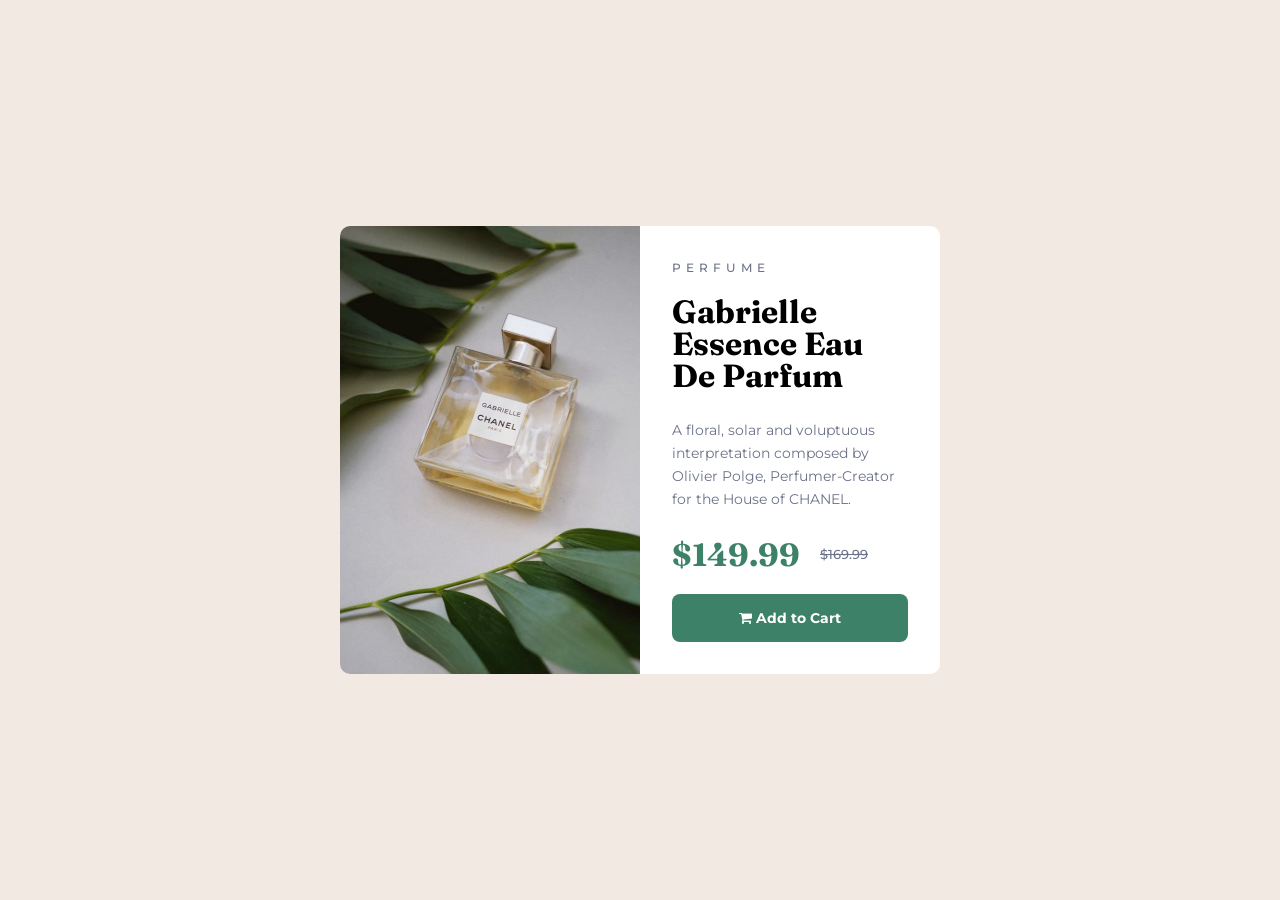
<file: index.html>
<!DOCTYPE html>
<html lang="en">
<head>
    <meta charset="UTF-8">
    <meta http-equiv="X-UA-Compatible" content="IE=edge">
    <meta name="viewport" content="width=device-width, initial-scale=1.0">
    <link rel="stylesheet" href="https://cdnjs.cloudflare.com/ajax/libs/font-awesome/4.7.0/css/font-awesome.css"/>
    <link rel="stylesheet" href="./css/utils.css">
    <link rel="stylesheet" href="./css/components/button.css">
    <link rel="stylesheet" href="./css/components/card.css">
    <link rel="stylesheet" href="./css/index.css">
    <title>Preview Card</title>
</head>
<body>
    <header>
        <h1 class="sr-only">Preview Card Component</h1>
    </header>
    <main>
        <div class="container">
            <div class="card">
                <div class="card-image">
                </div>
                <div class="card-body">
                    <div class="card-body__product-title">
                        <label class="card-product-type">PERFUME</label>
                        <h2 class="card-title">
                            Gabrielle Essence Eau De Parfum
                        </h2>
                    </div>
                    <div class="card-body__product-content">
                        <p class="card-content">
                            A floral, solar and voluptuous interpretation composed by Olivier Polge,
                            Perfumer-Creator for the House of CHANEL.
                        </p>
                        <div class="card-body__product-content__currency">
                            <span class="current-currency">$149.99</span>
                            <span class="old-currency">$169.99</span>
                        </div>
                    </div>
                    <div class="card-body__product-footer">
                        <button class="btn btn-primary" type="button">
                            <i class="fa fa-shopping-cart" aria-hidden="true"></i>
                            Add to Cart
                        </button>
                    </div>
                </div>
            </div>
        </div>
    </main>
    <footer></footer>
</body>
</html>
</file>
<file: css/utils.css>
.sr-only {
    visibility: hidden;
}
</file>
<file: css/components/button.css>
@import url('https://fonts.googleapis.com/css2?family=Fraunces:ital,opsz,wght@0,9..144,400;0,9..144,500;0,9..144,600;0,9..144,700;1,9..144,400;1,9..144,500;1,9..144,600;1,9..144,700&family=Montserrat:ital,wght@0,200;0,300;0,400;0,500;0,600;0,700;1,400;1,500;1,600;1,700&family=Open+Sans:ital,wght@0,400;0,700;1,400;1,700&display=swap');
  @import url('https://fonts.googleapis.com/css2?family=Montserrat:ital,wght@0,200;0,300;0,400;0,500;0,600;0,700;1,400;1,500;1,600;1,700&family=Open+Sans:ital,wght@0,400;0,700;1,400;1,700&display=swap');
  
 .btn {
     font-family: 'Montserrat', sans-serif;
     font-size: 0.875rem;
     font-weight: 700;
 }

.btn {
    padding-top: 15px;
    padding-bottom: 15px;
    border-radius: 8px;
    border: 0px;
    width: 100%;

    cursor: pointer;
}

.btn.btn-primary {
    color: white;
    background-color: #3D8168;
}

.btn.btn.btn-primary:hover {
    background-color: #1A4032;
}
</file>
<file: css/components/card.css>
@import url('https://fonts.googleapis.com/css2?family=Fraunces:ital,opsz,wght@0,9..144,400;0,9..144,500;0,9..144,600;0,9..144,700;1,9..144,400;1,9..144,500;1,9..144,600;1,9..144,700&family=Montserrat:ital,wght@0,200;0,300;0,400;0,500;0,600;0,700;1,400;1,500;1,600;1,700&family=Open+Sans:ital,wght@0,400;0,700;1,400;1,700&display=swap');
 @import url('https://fonts.googleapis.com/css2?family=Montserrat:ital,wght@0,200;0,300;0,400;0,500;0,600;0,700;1,400;1,500;1,600;1,700&family=Open+Sans:ital,wght@0,400;0,700;1,400;1,700&display=swap');

 .card {
    background-color: #fff;
    border-radius: 10px;
 }

 .card-image {
    background: url("./../../img/image-product-mobile.jpg") no-repeat;
    background-size: cover;
    border-top-left-radius: 10px;
    border-top-right-radius: 10px;
    height: 240px;
 }

 .card-body {
    padding: 24px;
 }

 .card-body__product-title .card-product-type {
     font-family: 'Montserrat', sans-serif;
     font-weight: 500;
     font-size: 0.75rem;
     letter-spacing: 5px;
     color: #6C7289;
 }

 .card-body__product-title .card-title {
     font-family: 'Fraunces', sans-serif;
     font-size: 2rem;
     font-weight: 700;
     letter-spacing: 0px;
     line-height: 32px;
     color: #000;

     margin-top: 0;
 }

 .card-body__product-content .card-content {
     font-family: 'Montserrat', sans-serif;
     font-size: 0.875rem;
     line-height: 23px;
     color: #6C7289;
 }

 .card-body__product-content__currency {
    align-items: center;
    flex-wrap: wrap;
    display: flex;

    margin-top: 24px;
    margin-bottom: 20px;
 }

 .card-body__product-content__currency .current-currency {
     font-family: 'Fraunces', sans-serif;
     font-size: 2rem;
     font-weight: 700;
     color: #3D8168;

     margin-right: 20px;
 }

 .card-body__product-content__currency .old-currency {
     font-family: 'Montserrat', sans-serif;
     font-size: 0.813rem;
     font-weight: 500;
     color: #6C7289;
     text-decoration: line-through;
 }

@media screen and (min-width: 767px) {

    .card {
        display: grid;
        grid-template-columns: 1fr 1fr;
        justify-self: center;

        max-width: 600px;
    }

    .card-image {
        background: url("./../../img/image-product-desktop.jpg") no-repeat;
        background-size: cover;
        border-top-right-radius: 0px;
        border-top-left-radius: 10px;
        border-bottom-left-radius: 10px;
        height: 100%;
    }

    .card-body {
        padding: 32px;
    }

    .card-body__product-title .card-title {
        margin-top: 20px;
    }
}
</file>
<file: css/index.css>
body {
    margin: 0;
}

main {
    height: 100vh;
}


.container {
    display: grid;
    grid-template-columns: 1fr;
    place-content: center;
    height: 100%;

    padding: 0px 16px;
    background-color: #F2EAE2;
}
</file>
<file: vanilla/css/utils.css>
.sr-only {
    visibility: hidden;
}
</file>
<file: vanilla/css/components/button.css>
@import url('https://fonts.googleapis.com/css2?family=Fraunces:ital,opsz,wght@0,9..144,400;0,9..144,500;0,9..144,600;0,9..144,700;1,9..144,400;1,9..144,500;1,9..144,600;1,9..144,700&family=Montserrat:ital,wght@0,200;0,300;0,400;0,500;0,600;0,700;1,400;1,500;1,600;1,700&family=Open+Sans:ital,wght@0,400;0,700;1,400;1,700&display=swap');
  @import url('https://fonts.googleapis.com/css2?family=Montserrat:ital,wght@0,200;0,300;0,400;0,500;0,600;0,700;1,400;1,500;1,600;1,700&family=Open+Sans:ital,wght@0,400;0,700;1,400;1,700&display=swap');
  
 .btn {
     font-family: 'Montserrat', sans-serif;
     font-size: 0.875rem;
     font-weight: 700;
 }

.btn {
    padding-top: 15px;
    padding-bottom: 15px;
    border-radius: 8px;
    border: 0px;
    width: 100%;

    cursor: pointer;
}

.btn.btn-primary {
    color: white;
    background-color: #3D8168;
}

.btn.btn.btn-primary:hover {
    background-color: #1A4032;
}
</file>
<file: vanilla/css/components/card.css>
@import url('https://fonts.googleapis.com/css2?family=Fraunces:ital,opsz,wght@0,9..144,400;0,9..144,500;0,9..144,600;0,9..144,700;1,9..144,400;1,9..144,500;1,9..144,600;1,9..144,700&family=Montserrat:ital,wght@0,200;0,300;0,400;0,500;0,600;0,700;1,400;1,500;1,600;1,700&family=Open+Sans:ital,wght@0,400;0,700;1,400;1,700&display=swap');
 @import url('https://fonts.googleapis.com/css2?family=Montserrat:ital,wght@0,200;0,300;0,400;0,500;0,600;0,700;1,400;1,500;1,600;1,700&family=Open+Sans:ital,wght@0,400;0,700;1,400;1,700&display=swap');

 .card {
    background-color: #fff;
    border-radius: 10px;
 }

 .card-image {
    background: url("./../../img/image-product-mobile.jpg") no-repeat;
    background-size: cover;
    border-top-left-radius: 10px;
    border-top-right-radius: 10px;
    height: 240px;
 }

 .card-body {
    padding: 24px;
 }

 .card-body__product-title .card-product-type {
     font-family: 'Montserrat', sans-serif;
     font-weight: 500;
     font-size: 0.75rem;
     letter-spacing: 5px;
     color: #6C7289;
 }

 .card-body__product-title .card-title {
     font-family: 'Fraunces', sans-serif;
     font-size: 2rem;
     font-weight: 700;
     letter-spacing: 0px;
     line-height: 32px;
     color: #000;

     margin-top: 0;
 }

 .card-body__product-content .card-content {
     font-family: 'Montserrat', sans-serif;
     font-size: 0.875rem;
     line-height: 23px;
     color: #6C7289;
 }

 .card-body__product-content__currency {
    align-items: center;
    flex-wrap: wrap;
    display: flex;

    margin-top: 24px;
    margin-bottom: 20px;
 }

 .card-body__product-content__currency .current-currency {
     font-family: 'Fraunces', sans-serif;
     font-size: 2rem;
     font-weight: 700;
     color: #3D8168;

     margin-right: 20px;
 }

 .card-body__product-content__currency .old-currency {
     font-family: 'Montserrat', sans-serif;
     font-size: 0.813rem;
     font-weight: 500;
     color: #6C7289;
     text-decoration: line-through;
 }

@media screen and (min-width: 767px) {

    .card {
        display: grid;
        grid-template-columns: 1fr 1fr;
        justify-self: center;

        max-width: 600px;
    }

    .card-image {
        background: url("./../../img/image-product-desktop.jpg") no-repeat;
        background-size: cover;
        border-top-right-radius: 0px;
        border-top-left-radius: 10px;
        border-bottom-left-radius: 10px;
        height: 100%;
    }

    .card-body {
        padding: 32px;
    }

    .card-body__product-title .card-title {
        margin-top: 20px;
    }
}
</file>
<file: vanilla/css/index.css>
body {
    margin: 0;
}

main {
    height: 100vh;
}


.container {
    display: grid;
    grid-template-columns: 1fr;
    place-content: center;
    height: 100%;

    padding: 0px 16px;
    background-color: #F2EAE2;
}
</file>
